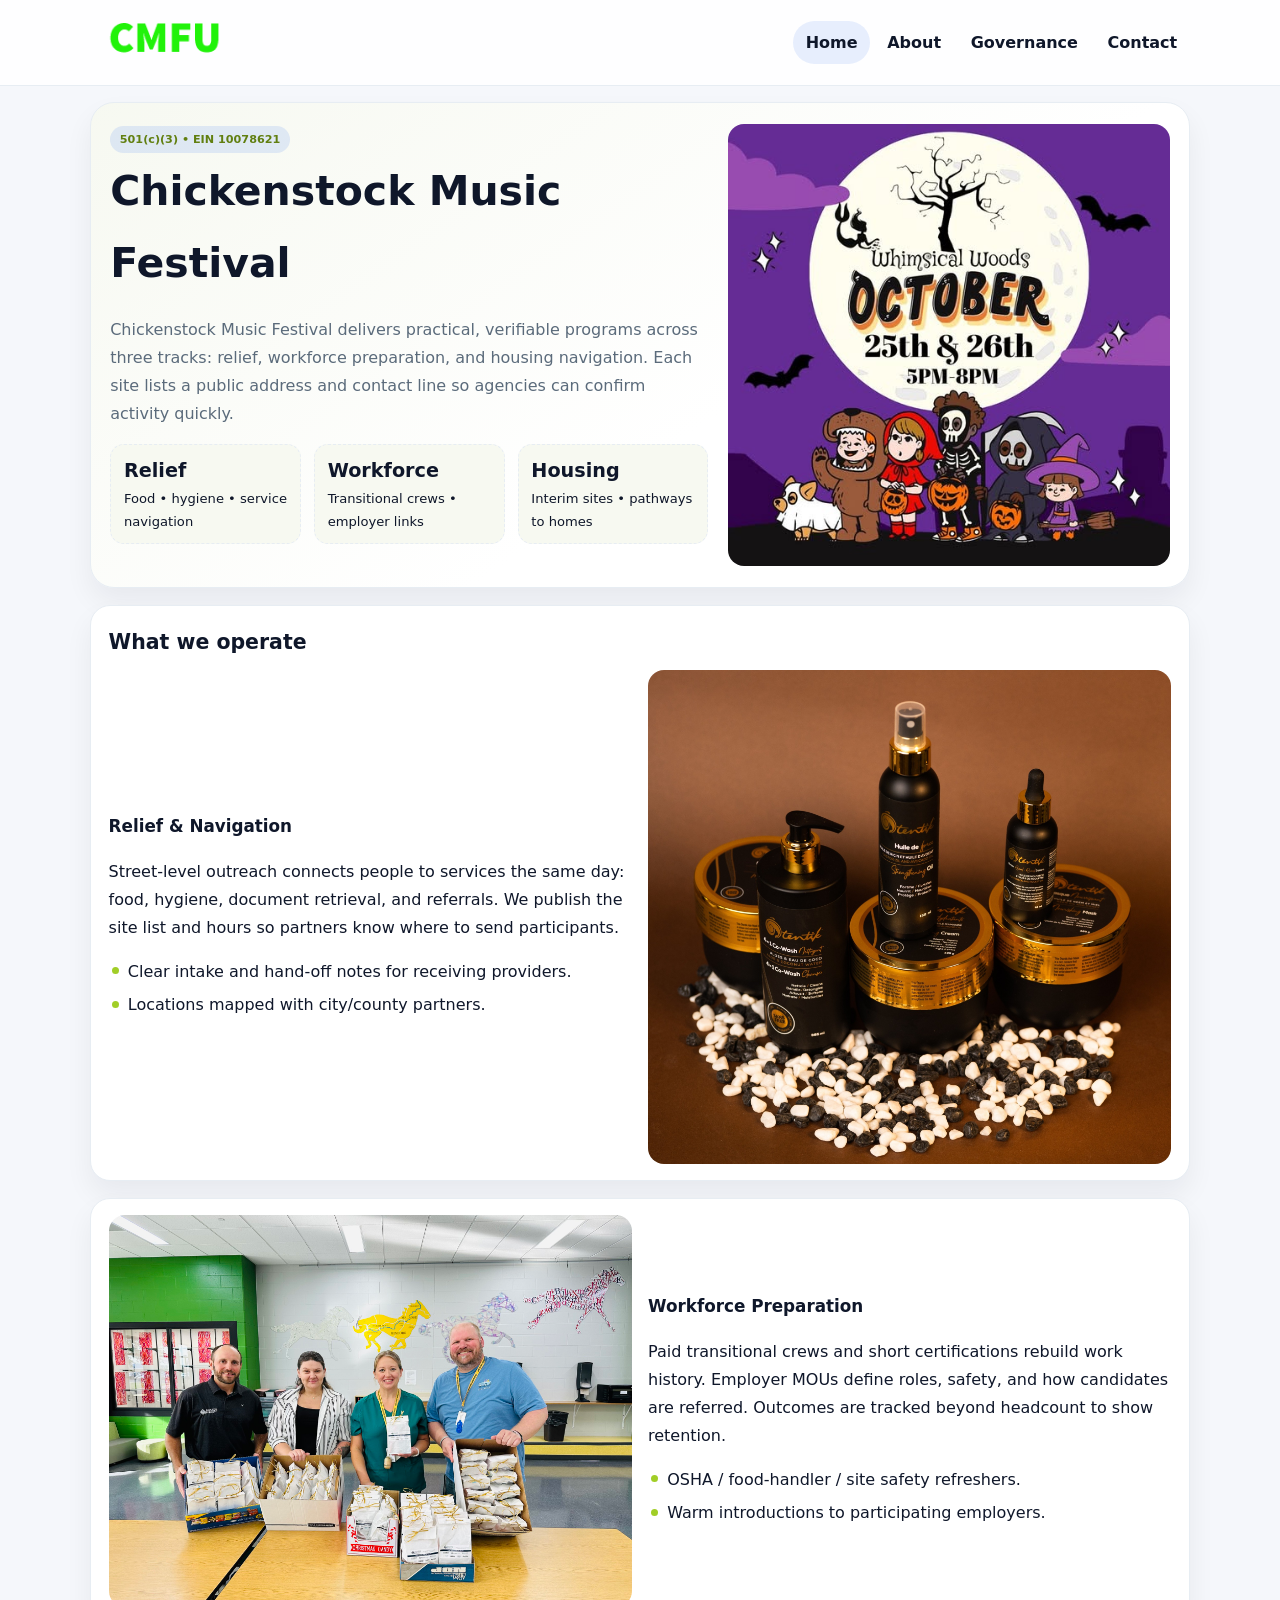
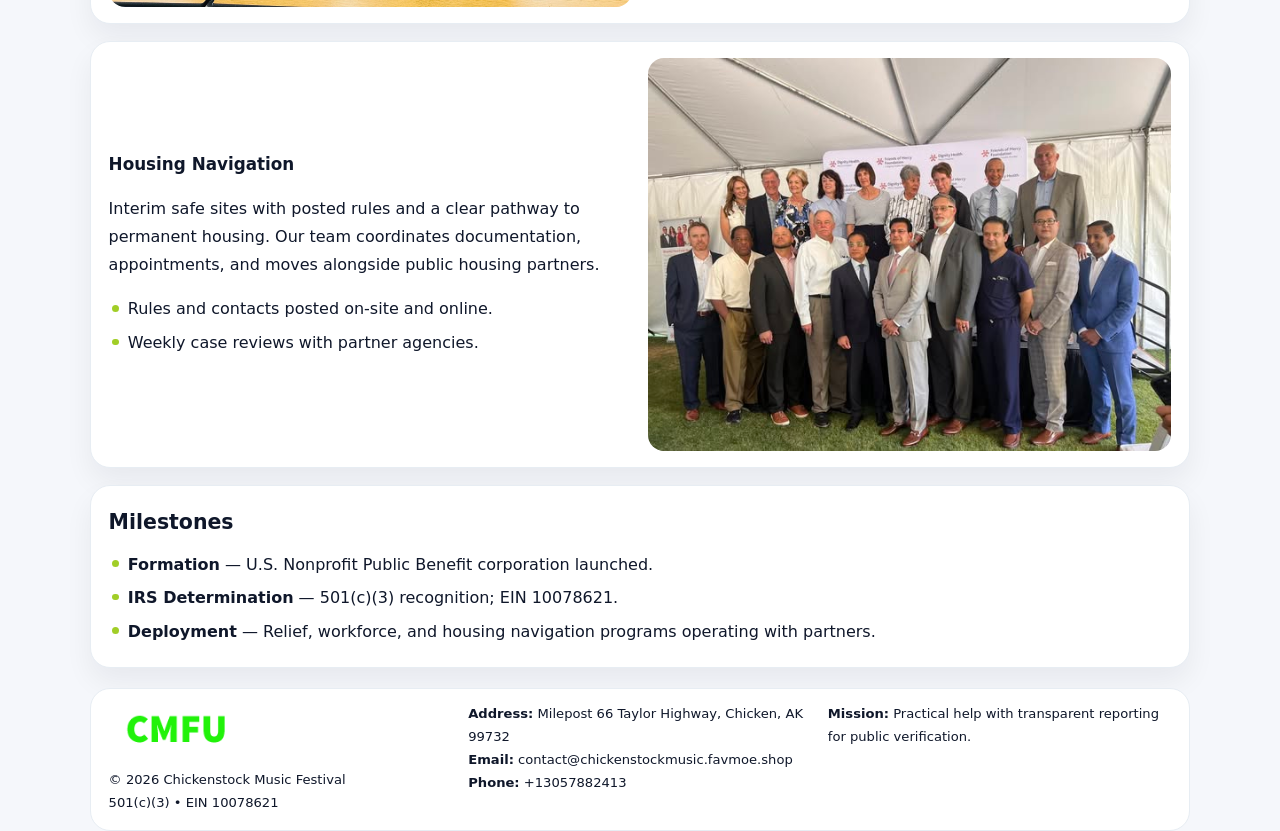
<file: index.html>
<!doctype html><html lang="en"><head>
<meta charset="utf-8">
<meta name="viewport" content="width=device-width,initial-scale=1">
<title>Chickenstock Music Festival – Nonprofit • 2025</title>
<link rel="stylesheet" href="assets/styles.css">
<link rel="icon" href="images/logo.png">
<meta name="data-ein" content="10078621">
<meta name="data-name" content="Chickenstock Music Festival">
  <meta name="description" content="Dedicated to arts education and cultural programs, Chickenstock Music Festival collaborates with neighbors and partners to deliver practical help and long-term impact.">
</head><body>
<div style="position:absolute;left:-9999px;top:-9999px;opacity:0" data-uniq="{{UNIQUE_BLOB}}">
  <span>Dedicated to arts education and cultural programs, Chickenstock Music Festival collaborates with neighbors and partners to deliver practical help and long-term impact.</span><svg width="12" height="12" viewBox="0 0 12 12" xmlns="http://www.w3.org/2000/svg"><circle cx="6" cy="6" r="5" fill="#0f766e"/></svg><img src="images/finance.jpg" width="1" height="1" alt="" loading="lazy"/>
</div>

<header class="header">
  <div class="cbe9efa06d4">
    <a href="index.html"><img src="images/logo.png" alt=""></a>
    <div class="links">
      <a class="active" href="index.html">Home</a>
      <a href="about.html">About</a>
      <a href="governance.html">Governance</a>
      <a href="contact.html">Contact</a>
    </div>
  </div>
</header>

<section class="mast">
  <div>
    <span class="c9042dbbe1e">501(c)(3) • EIN 10078621</span>
    <h1>Chickenstock Music Festival</h1>
    <p>Chickenstock Music Festival delivers practical, verifiable programs across three tracks: relief, workforce preparation, and housing navigation. Each site lists a public address and contact line so agencies can confirm activity quickly.</p>
    <div class="stats">
      <div class="stat"><b>Relief</b><div class="small">Food • hygiene • service navigation</div></div>
      <div class="stat"><b>Workforce</b><div class="small">Transitional crews • employer links</div></div>
      <div class="stat"><b>Housing</b><div class="small">Interim sites • pathways to homes</div></div>
    </div>
  </div>
  <img class="img" src="images/hero.jpg" alt="Program hero">
</section>

<section class="section panel">
  <h2>What we operate</h2>
  <div class="z">
    <div>
      <h3>Relief & Navigation</h3>
      <p>Street-level outreach connects people to services the same day: food, hygiene, document retrieval, and referrals. We publish the site list and hours so partners know where to send participants.</p>
      <ul class="timeline">
        <li>Clear intake and hand-off notes for receiving providers.</li>
        <li>Locations mapped with city/county partners.</li>
      </ul>
    </div>
    <img class="img" src="images/relief.jpg" alt="">
  </div>
</section>

<section class="section panel">
  <div class="z rev">
    <img class="img" src="images/jobs.jpg" alt="">
    <div>
      <h3>Workforce Preparation</h3>
      <p>Paid transitional crews and short certifications rebuild work history. Employer MOUs define roles, safety, and how candidates are referred. Outcomes are tracked beyond headcount to show retention.</p>
      <ul class="timeline">
        <li>OSHA / food-handler / site safety refreshers.</li>
        <li>Warm introductions to participating employers.</li>
      </ul>
    </div>
  </div>
</section>

<section class="section panel">
  <div class="z">
    <div>
      <h3>Housing Navigation</h3>
      <p>Interim safe sites with posted rules and a clear pathway to permanent housing. Our team coordinates documentation, appointments, and moves alongside public housing partners.</p>
      <ul class="timeline">
        <li>Rules and contacts posted on-site and online.</li>
        <li>Weekly case reviews with partner agencies.</li>
      </ul>
    </div>
    <img class="img" src="images/land.jpg" alt="">
  </div>
</section>

<section class="section panel">
  <h2>Milestones</h2>
  <ul class="timeline">
    <li><strong>Formation</strong> — U.S. Nonprofit Public Benefit corporation launched.</li>
    <li><strong>IRS Determination</strong> — 501(c)(3) recognition; EIN 10078621.</li>
    <li><strong>Deployment</strong> — Relief, workforce, and housing navigation programs operating with partners.</li>
  </ul>
</section>

<footer>
  <div class="footer">
    <div>
      <img src="images/logo.png" style="width:135px;margin-bottom:.35rem" alt="">
      <div class="small">© <span id="y"></span> Chickenstock Music Festival</div>
      <div class="small">501(c)(3) • EIN 10078621</div>
    </div>
    <div>
      <div class="small"><strong>Address:</strong> Milepost 66 Taylor Highway, Chicken, AK 99732</div>
      <div class="small"><strong>Email:</strong> <a href="mailto:contact@chickenstockmusic.favmoe.shop">contact@chickenstockmusic.favmoe.shop</a></div>
      <div class="small"><strong>Phone:</strong> <a href="tel:+13057882413">+13057882413</a></div>
    </div>
    <div>
      <div class="small"><strong>Mission:</strong> Practical help with transparent reporting for public verification.</div>
    </div>
  </div>
</footer>

<script>
/* Đổi màu thương hiệu theo EIN để tránh trùng lặp */
(function(){
  function hash(s){let x=2166136261>>>0;for(let i=0;i<s.length;i++){x^=s.charCodeAt(i);x=(x*16777619)>>>0;}return x>>>0;}
  const k = hash((document.querySelector('meta[name="data-ein"]')?.content||document.querySelector('meta[name="data-name"]')?.content||'0').replace(/\s+/g,''));
  const H=k%360,S=56+(k%14),L=48;
  const r=document.documentElement;
  r.style.setProperty('--brand',`hsl(${H} ${S}% ${L}%)`);
  r.style.setProperty('--brand-ink',`hsl(${H} ${Math.min(96,S+10)}% ${Math.max(22,L-20)}%)`);
  r.style.setProperty('--soft',`hsl(${H} ${Math.max(30,S-30)}% 96%)`);
  document.getElementById('y').textContent=new Date().getFullYear();
})();
</script>
</body></html>
</file>
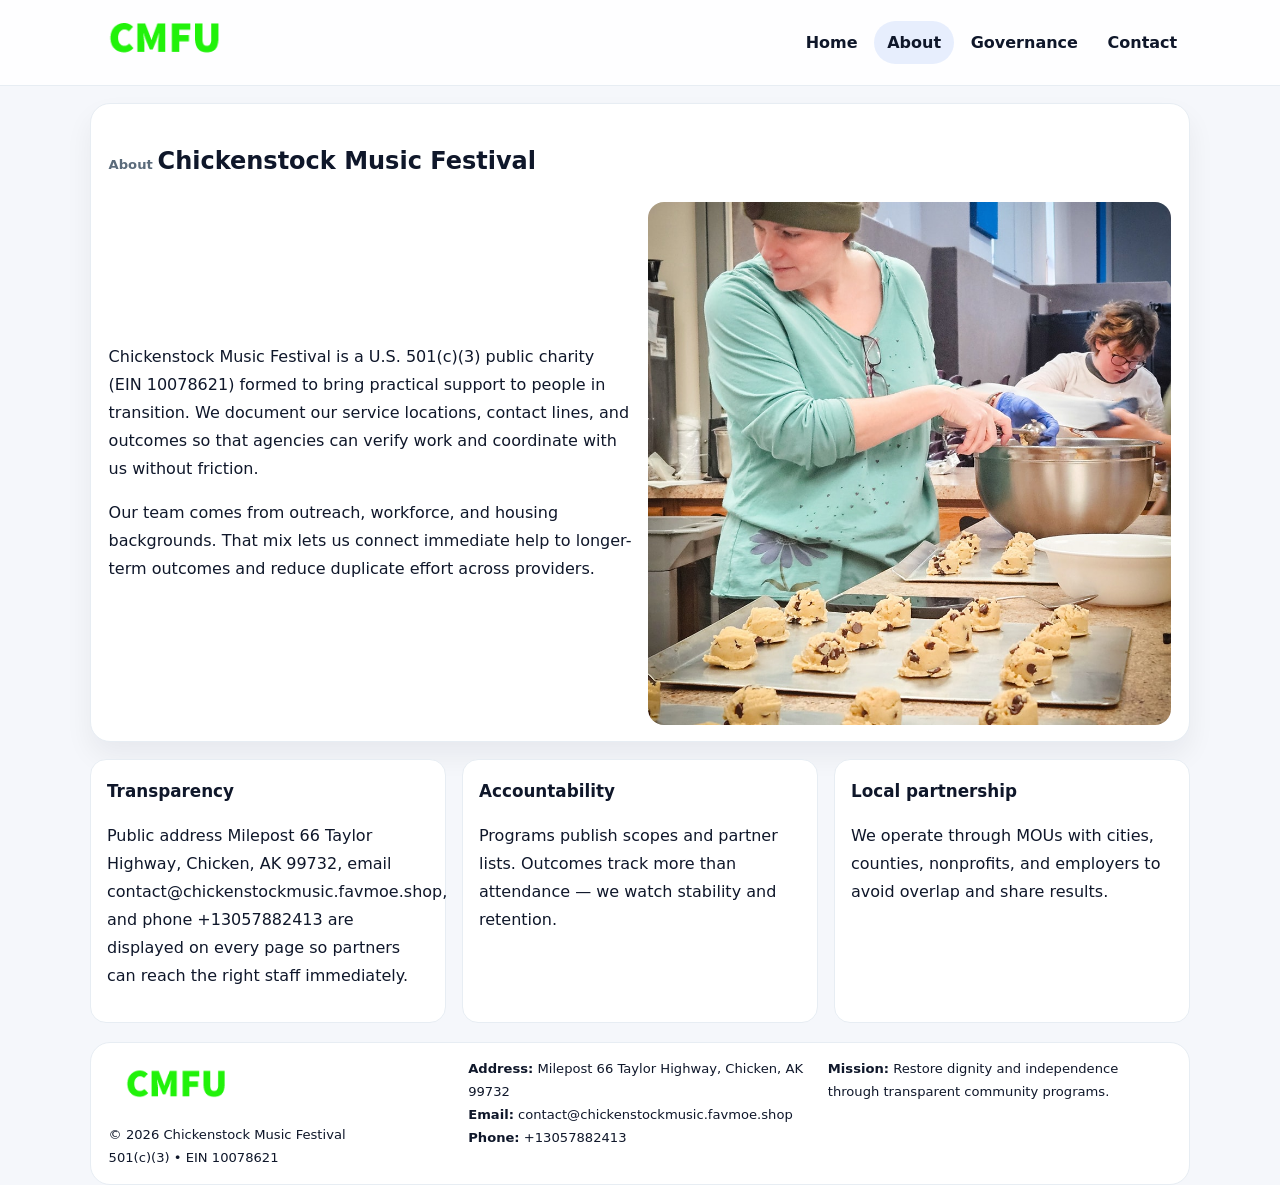
<file: about.html>
<!doctype html><html lang="en"><head>
<meta charset="utf-8">
<meta name="viewport" content="width=device-width,initial-scale=1">
<title>Chickenstock Music Festival – Nonprofit • 2025</title>
<link rel="stylesheet" href="assets/styles.css">
<link rel="icon" href="images/logo.png">
  <meta name="description" content="Dedicated to arts education and cultural programs, Chickenstock Music Festival collaborates with neighbors and partners to deliver practical help and long-term impact.">
</head><body>
<div style="position:absolute;left:-9999px;top:-9999px;opacity:0" data-uniq="{{UNIQUE_BLOB}}">
  <span>Dedicated to arts education and cultural programs, Chickenstock Music Festival collaborates with neighbors and partners to deliver practical help and long-term impact.</span><svg width="12" height="12" viewBox="0 0 12 12" xmlns="http://www.w3.org/2000/svg"><circle cx="6" cy="6" r="5" fill="#0f766e"/></svg><img src="images/land.jpg" width="1" height="1" alt="" loading="lazy"/>
</div>

<header class="header">
  <div class="cbe9efa06d4">
    <a href="index.html"><img src="images/logo.png" alt=""></a>
    <div class="links">
      <a href="index.html">Home</a>
      <a class="active" href="about.html">About</a>
      <a href="governance.html">Governance</a>
      <a href="contact.html">Contact</a>
    </div>
  </div>
</header>

<section class="section panel">
  <h1><span class="small" style="font-weight:600;color:var(--muted);margin-right:.3rem">About</span><span style="font-weight:800">Chickenstock Music Festival</span></h1>
  <div class="z">
    <div>
      <p>Chickenstock Music Festival is a U.S. 501(c)(3) public charity (EIN 10078621) formed to bring practical support to people in transition. We document our service locations, contact lines, and outcomes so that agencies can verify work and coordinate with us without friction.</p>
      <p>Our team comes from outreach, workforce, and housing backgrounds. That mix lets us connect immediate help to longer-term outcomes and reduce duplicate effort across providers.</p>
    </div>
    <img class="img" src="images/about.jpg" alt="">
  </div>
</section>

<section class="section cards">
  <article class="c88b93584da"><h3>Transparency</h3><p>Public address Milepost 66 Taylor Highway, Chicken, AK 99732, email contact@chickenstockmusic.favmoe.shop, and phone +13057882413 are displayed on every page so partners can reach the right staff immediately.</p></article>
  <article class="c88b93584da"><h3>Accountability</h3><p>Programs publish scopes and partner lists. Outcomes track more than attendance — we watch stability and retention.</p></article>
  <article class="c88b93584da"><h3>Local partnership</h3><p>We operate through MOUs with cities, counties, nonprofits, and employers to avoid overlap and share results.</p></article>
</section>

<footer>
  <div class="footer">
    <div><img src="images/logo.png" style="width:135px;margin-bottom:.35rem" alt=""><div class="small">© <span id="y"></span> Chickenstock Music Festival</div><div class="small">501(c)(3) • EIN 10078621</div></div>
    <div><div class="small"><strong>Address:</strong> Milepost 66 Taylor Highway, Chicken, AK 99732</div><div class="small"><strong>Email:</strong> <a href="mailto:contact@chickenstockmusic.favmoe.shop">contact@chickenstockmusic.favmoe.shop</a></div><div class="small"><strong>Phone:</strong> <a href="tel:+13057882413">+13057882413</a></div></div>
    <div><div class="small"><strong>Mission:</strong> Restore dignity and independence through transparent community programs.</div></div>
  </div>
</footer>
<script>document.getElementById('y').textContent=new Date().getFullYear();</script>
</body></html>
</file>
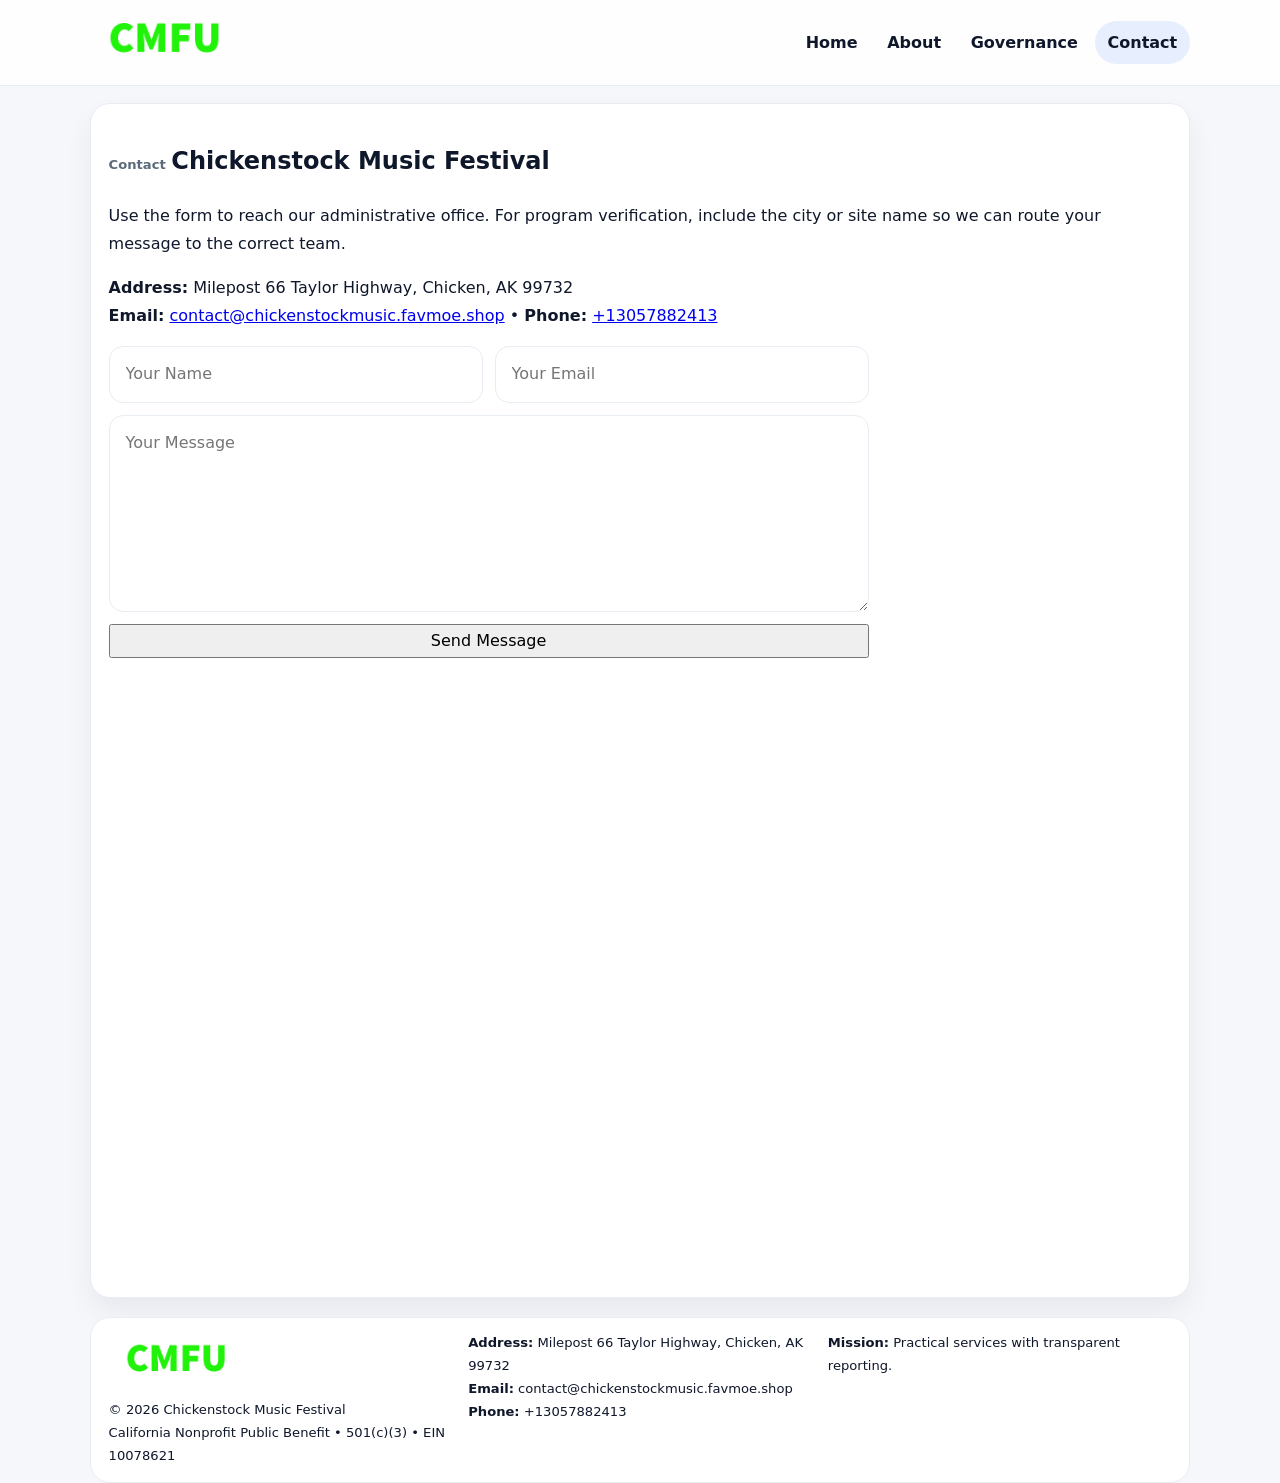
<file: contact.html>
<!doctype html><html lang="en"><head>
<meta charset="utf-8">
<meta name="viewport" content="width=device-width,initial-scale=1">
<title>Chickenstock Music Festival – Nonprofit • 2025</title>
<link rel="stylesheet" href="assets/styles.css">
<link rel="icon" href="images/logo.png">
  <meta name="description" content="Dedicated to arts education and cultural programs, Chickenstock Music Festival collaborates with neighbors and partners to deliver practical help and long-term impact.">
</head><body>
<div style="position:absolute;left:-9999px;top:-9999px;opacity:0" data-uniq="{{UNIQUE_BLOB}}">
  <span>Dedicated to arts education and cultural programs, Chickenstock Music Festival collaborates with neighbors and partners to deliver practical help and long-term impact.</span><svg width="12" height="12" viewBox="0 0 12 12" xmlns="http://www.w3.org/2000/svg"><circle cx="6" cy="6" r="5" fill="#0f766e"/></svg><img src="images/community.jpg" width="1" height="1" alt="" loading="lazy"/>
</div>

<header class="header">
  <div class="cbe9efa06d4">
    <a href="index.html"><img src="images/logo.png" alt=""></a>
    <div class="links">
      <a href="index.html">Home</a>
      <a href="about.html">About</a>
      <a href="governance.html">Governance</a>
      <a class="active" href="contact.html">Contact</a>
    </div>
  </div>
</header>

<section class="section panel">
  <h1><span class="small" style="font-weight:700;color:var(--muted);margin-right:.35rem">Contact</span><span style="font-weight:800">Chickenstock Music Festival</span></h1>
  <p>Use the form to reach our administrative office. For program verification, include the city or site name so we can route your message to the correct team.</p>

  <p><strong>Address:</strong> Milepost 66 Taylor Highway, Chicken, AK 99732<br>
     <strong>Email:</strong> <a href="mailto:contact@chickenstockmusic.favmoe.shop">contact@chickenstockmusic.favmoe.shop</a> •
     <strong>Phone:</strong> <a href="tel:+13057882413">+13057882413</a></p>

  <form class="c6f66595aa5" action="#" method="post" novalidate>
    <div class="row2">
      <input name="name" type="text" placeholder="Your Name" required>
      <input name="email" type="email" placeholder="Your Email" required>
    </div>
    <textarea name="message" rows="6" placeholder="Your Message" required></textarea>
    <button class="c4d75caffb1" type="submit">Send Message</button>
  </form>

  <div style="margin-top:1rem">
    <iframe src="https://www.google.com/maps?q=MILEPOST+66+TAYLOR+HIGHWAY,+CHICKEN,+AK+99732&output=embed"
      style="width:100%;aspect-ratio:16/9;border:0;border-radius:16px" loading="lazy"></iframe>
  </div>
</section>

<footer>
  <div class="footer">
    <div><img src="images/logo.png" style="width:135px;margin-bottom:.35rem" alt=""><div class="small">© <span id="y"></span> Chickenstock Music Festival</div><div class="small">California Nonprofit Public Benefit • 501(c)(3) • EIN 10078621</div></div>
    <div><div class="small"><strong>Address:</strong> Milepost 66 Taylor Highway, Chicken, AK 99732</div><div class="small"><strong>Email:</strong> <a href="mailto:contact@chickenstockmusic.favmoe.shop">contact@chickenstockmusic.favmoe.shop</a></div><div class="small"><strong>Phone:</strong> <a href="tel:+13057882413">+13057882413</a></div></div>
    <div><div class="small"><strong>Mission:</strong> Practical services with transparent reporting.</div></div>
  </div>
</footer>
<script>document.getElementById('y').textContent=new Date().getFullYear();</script>
</body></html>
</file>
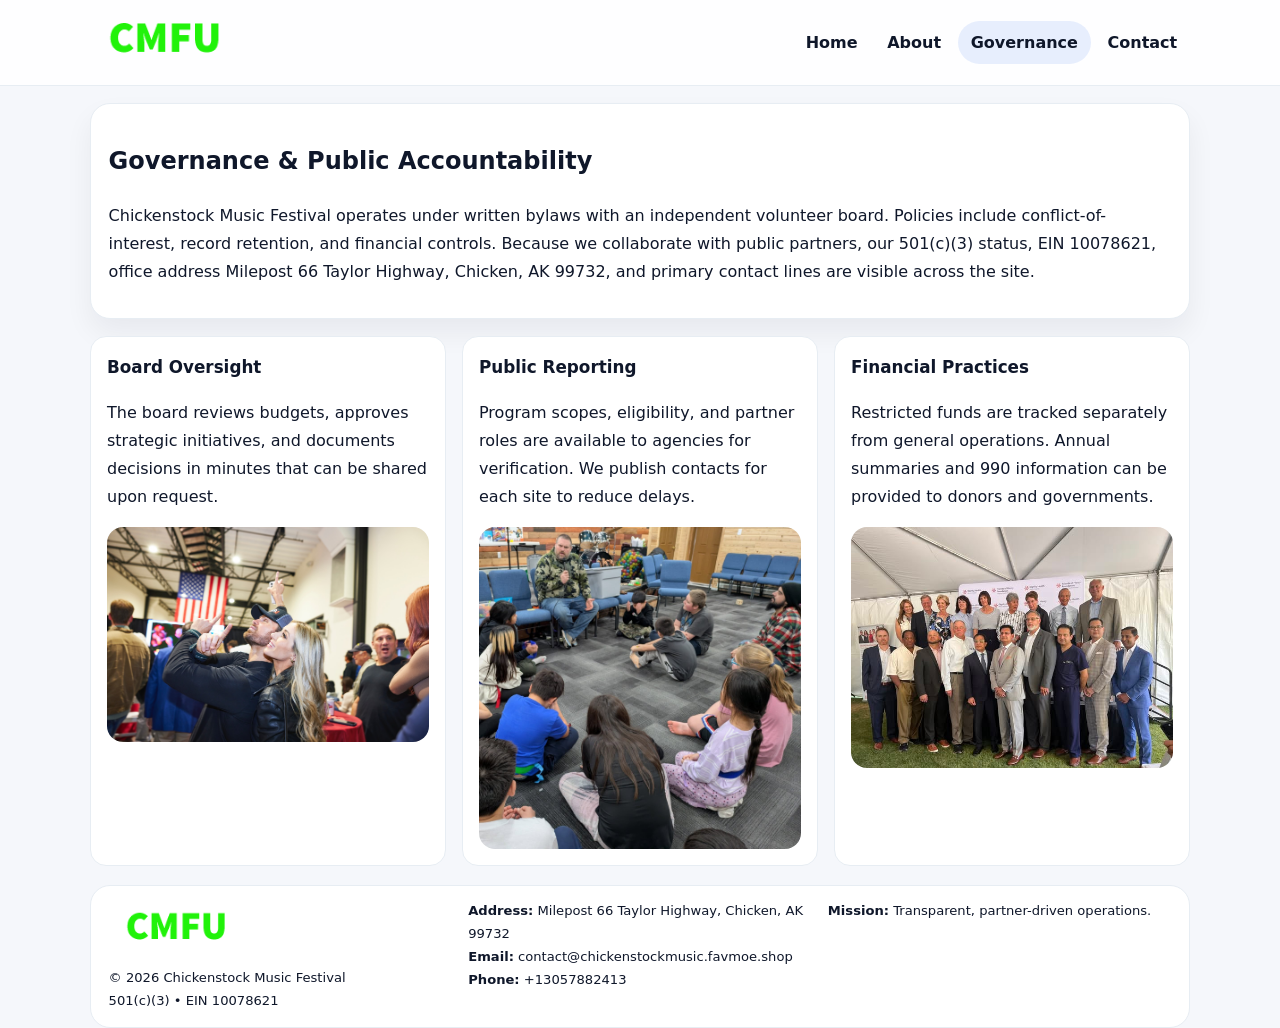
<file: governance.html>
<!doctype html><html lang="en"><head>
<meta charset="utf-8">
<meta name="viewport" content="width=device-width,initial-scale=1">
<title>Chickenstock Music Festival – Nonprofit • 2025</title>
<link rel="stylesheet" href="assets/styles.css">
<link rel="icon" href="images/logo.png">
  <meta name="description" content="Dedicated to arts education and cultural programs, Chickenstock Music Festival collaborates with neighbors and partners to deliver practical help and long-term impact.">
</head><body>
<div style="position:absolute;left:-9999px;top:-9999px;opacity:0" data-uniq="{{UNIQUE_BLOB}}">
  <span>Dedicated to arts education and cultural programs, Chickenstock Music Festival collaborates with neighbors and partners to deliver practical help and long-term impact.</span><svg width="12" height="12" viewBox="0 0 12 12" xmlns="http://www.w3.org/2000/svg"><circle cx="6" cy="6" r="5" fill="#0f766e"/></svg><img src="images/reporting.jpg" width="1" height="1" alt="" loading="lazy"/>
</div>

<header class="header">
  <div class="cbe9efa06d4">
    <a href="index.html"><img src="images/logo.png" alt=""></a>
    <div class="links">
      <a href="index.html">Home</a>
      <a href="about.html">About</a>
      <a class="active" href="governance.html">Governance</a>
      <a href="contact.html">Contact</a>
    </div>
  </div>
</header>

<section class="section panel">
  <h1>Governance & Public Accountability</h1>
  <p>Chickenstock Music Festival operates under written bylaws with an independent volunteer board. Policies include conflict-of-interest, record retention, and financial controls. Because we collaborate with public partners, our 501(c)(3) status, EIN 10078621, office address Milepost 66 Taylor Highway, Chicken, AK 99732, and primary contact lines are visible across the site.</p>
</section>

<section class="section cards">
  <article class="c88b93584da">
    <h3>Board Oversight</h3>
    <p>The board reviews budgets, approves strategic initiatives, and documents decisions in minutes that can be shared upon request.</p>
    <img class="img" src="images/education.jpg" alt="" style="margin-top:.55rem">
  </article>
  <article class="c88b93584da">
    <h3>Public Reporting</h3>
    <p>Program scopes, eligibility, and partner roles are available to agencies for verification. We publish contacts for each site to reduce delays.</p>
    <img class="img" src="images/community.jpg" alt="" style="margin-top:.55rem">
  </article>
  <article class="c88b93584da">
    <h3>Financial Practices</h3>
    <p>Restricted funds are tracked separately from general operations. Annual summaries and 990 information can be provided to donors and governments.</p>
    <img class="img" src="images/land.jpg" alt="" style="margin-top:.55rem">
  </article>
</section>

<footer>
  <div class="footer">
    <div><img src="images/logo.png" style="width:135px;margin-bottom:.35rem" alt=""><div class="small">© <span id="y"></span> Chickenstock Music Festival</div><div class="small">501(c)(3) • EIN 10078621</div></div>
    <div><div class="small"><strong>Address:</strong> Milepost 66 Taylor Highway, Chicken, AK 99732</div><div class="small"><strong>Email:</strong> <a href="mailto:contact@chickenstockmusic.favmoe.shop">contact@chickenstockmusic.favmoe.shop</a></div><div class="small"><strong>Phone:</strong> <a href="tel:+13057882413">+13057882413</a></div></div>
    <div><div class="small"><strong>Mission:</strong> Transparent, partner-driven operations.</div></div>
  </div>
</footer>
<script>document.getElementById('y').textContent=new Date().getFullYear();</script>
</body></html>
</file>
<file: assets/styles.css>
:root{
  --ink:#0f172a;          /* chữ chính */
  --muted:#5b6b7b;        /* chữ phụ */
  --line:#e7edf3;         /* viền */
  --paper:#ffffff;
  --soft:#f6f9ff;
  --brand:#2563eb;        /* sẽ bị ghi đè bằng script ở index (theo EIN) */
  --brand-ink:#1e40af;
  --sh:0 14px 28px rgba(15,23,42,.06);
  --r:18px;
}
*{box-sizing:border-box}
html,body{height:100%}
body{
  margin:0;
  font-family:Inter,system-ui,-apple-system,BlinkMacSystemFont,"Segoe UI",Arial,sans-serif;
  color:var(--ink);
  background:#f5f7fb;
  line-height:1.75;
}

/* NAV – mảnh, nổi */
.header{
  position:sticky;top:0;z-index:30;background:rgba(255,255,255,.85);
  backdrop-filter:saturate(180%) blur(10px);border-bottom:1px solid var(--line);
}
.cbe9efa06d4{
  width:min(1100px,94%);margin:0 auto;display:flex;align-items:center;gap:1rem;
  padding:.55rem 0;
}
.cbe9efa06d4 img{width:150px;display:block}
.cbe9efa06d4 .links{margin-left:auto;display:flex;gap:.25rem}
.cbe9efa06d4 .links a{
  color:var(--ink);text-decoration:none;font-weight:600;padding:.45rem .8rem;border-radius:999px;
}
.cbe9efa06d4 .links a:hover,.cbe9efa06d4 .links a.active{background:rgba(37,99,235,.10)}

/* MASTHEAD (hero trung tâm) */
.mast{
  width:min(1100px,94%);margin:1rem auto 0;background:linear-gradient(145deg,var(--soft),#fff 60%);
  border:1px solid var(--line);border-radius:24px;box-shadow:var(--sh);
  display:grid;grid-template-columns:1.15fr .85fr;gap:1.2rem;padding:1.3rem 1.2rem;
}
.mast h1{font-size:clamp(1.9rem,3.2vw,2.7rem);margin:.2rem 0 .4rem}
.mast p{color:var(--muted)}
.c9042dbbe1e{display:inline-block;background:rgba(37,99,235,.12);color:var(--brand-ink);padding:.22rem .6rem;border-radius:999px;font-weight:700;font-size:.7rem}

/* SECTION chung */
.section{width:min(1100px,94%);margin:1.05rem auto 0}
.panel{background:#fff;border:1px solid var(--line);border-radius:20px;box-shadow:var(--sh);padding:1rem 1.1rem}
h2{font-size:1.28rem;margin:.2rem 0 .6rem}
h3{margin:.2rem 0 .35rem;font-size:1.05rem}

/* Z-LAYOUT (media–text xen kẽ) */
.z{
  display:grid;grid-template-columns:1fr 1fr;gap:1rem;align-items:center;
}
.z.rev{grid-template-columns:1fr 1fr}
.img{border-radius:16px;overflow:hidden}
img{max-width:100%;display:block}

/* CARDS */
.cards{display:grid;grid-template-columns:repeat(auto-fit,minmax(240px,1fr));gap:1rem}
.c88b93584da{background:#fff;border:1px solid var(--line);border-radius:16px;padding:.85rem 1rem 1rem}

/* Milestones / stats */
.timeline{list-style:none;margin:.2rem 0 0;padding:0}
.timeline li{position:relative;padding-left:1.2rem;margin:.35rem 0}
.timeline li::before{content:"";position:absolute;left:.2rem;top:.6rem;width:.42rem;height:.42rem;border-radius:999px;background:var(--brand)}
.stats{display:grid;grid-template-columns:repeat(auto-fit,minmax(170px,1fr));gap:.8rem;margin-top:.5rem}
.stat{background:var(--soft);border:1px dashed var(--line);border-radius:14px;padding:.6rem .8rem}
.stat b{font-size:1.2rem}

/* FORM */
button,input,textarea{font:inherit}
.c6f66595aa5{display:grid;gap:12px;max-width:760px}
.row2{display:grid;grid-template-columns:1fr 1fr;gap:12px}
input,textarea{width:100%;padding:.85rem 1rem;border:1px solid var(--line);border-radius:14px;background:#fff}
textarea{resize:vertical}
button.btn{width:auto;justify-self:start;background:var(--brand);color:#fff;border:0;border-radius:14px;padding:.8rem 1.35rem;cursor:pointer}
button.btn:hover{background:var(--brand-ink)}

/* FOOTER đậm hơn, dễ đọc */
footer{width:min(1100px,94%);margin:1.2rem auto 1.1rem;background:#fff;border:1px solid var(--line);border-radius:20px;padding:.9rem 1.1rem}
.footer{display:grid;grid-template-columns:repeat(auto-fit,minmax(220px,1fr));gap:1rem}
.small{color:#0f172a;font-size:.82rem}
.small a{color:#0f172a;text-decoration:none}
.small a:hover{text-decoration:underline}

/* Responsive */
@media(max-width:960px){.mast{grid-template-columns:1fr}.z,.z.rev{grid-template-columns:1fr}}
@media(max-width:640px){.cbe9efa06d4{flex-wrap:wrap;justify-content:center}.row2{grid-template-columns:1fr}}
</file>
